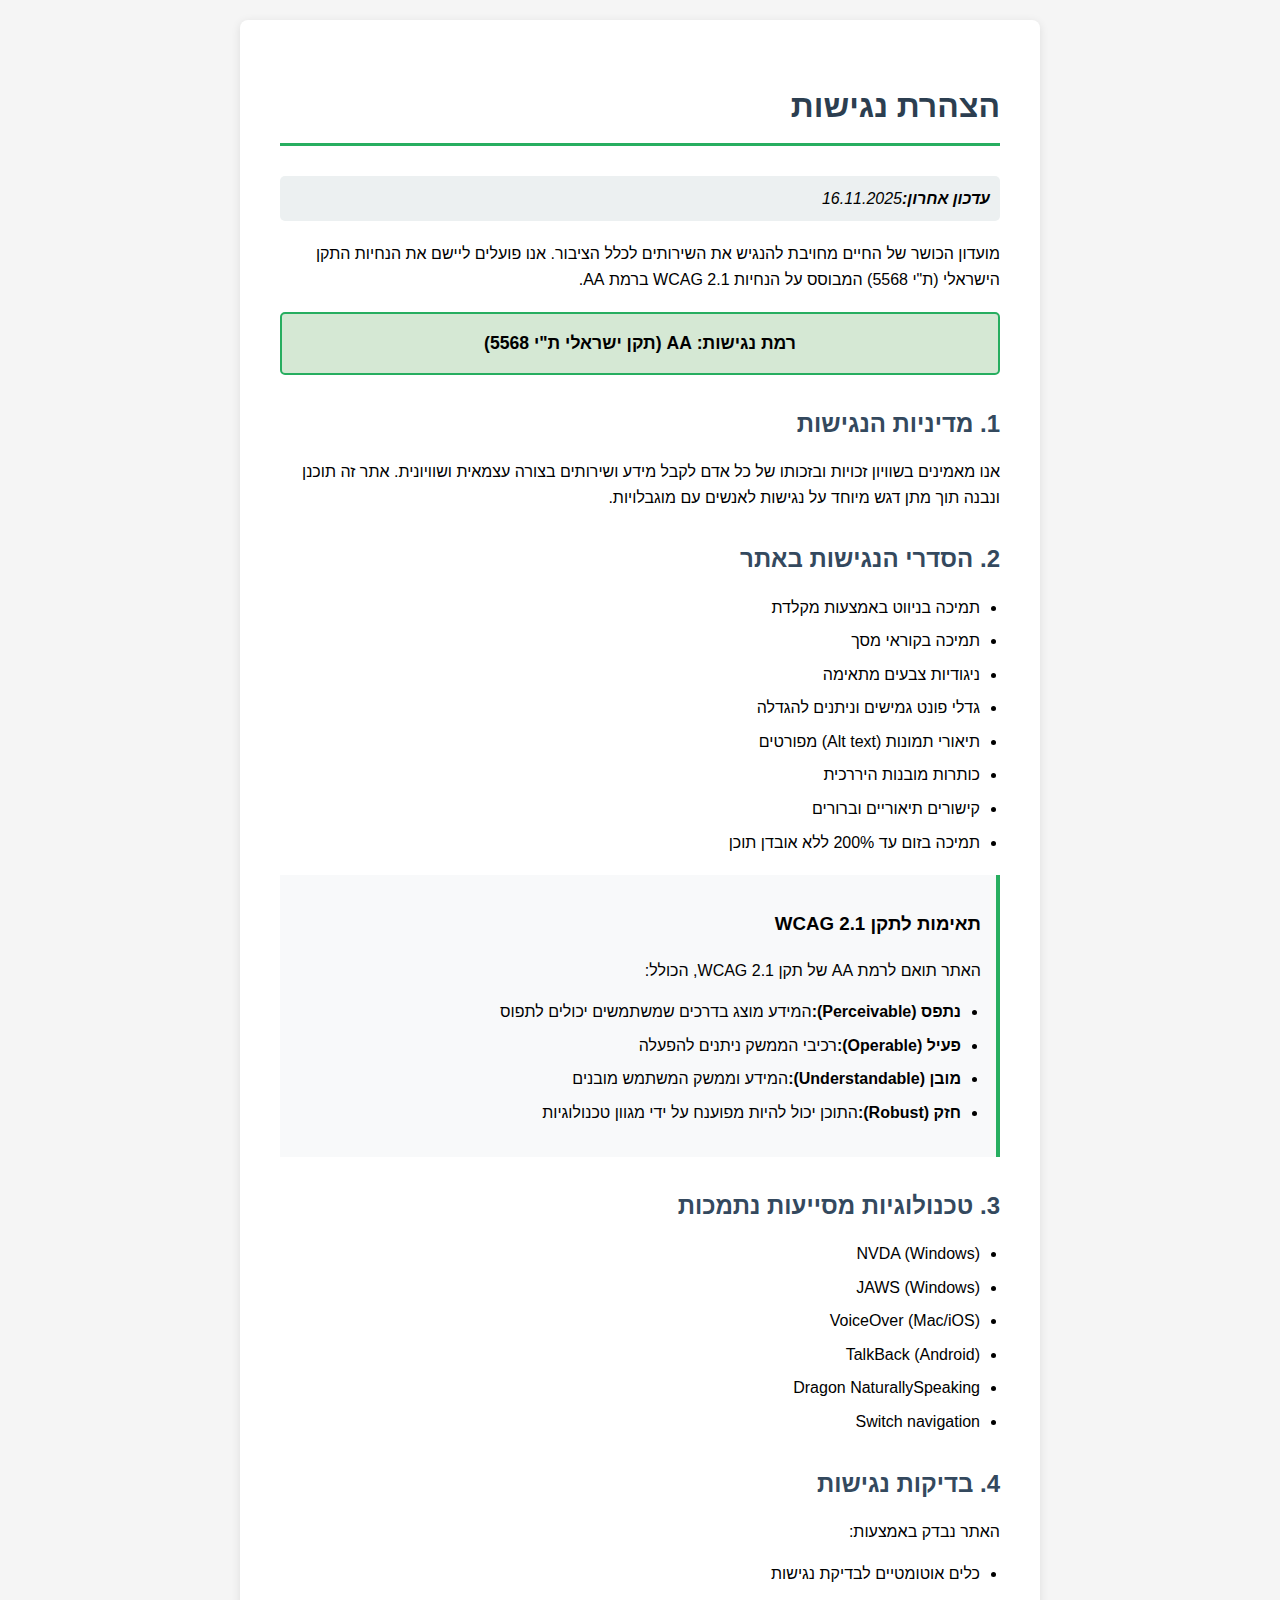
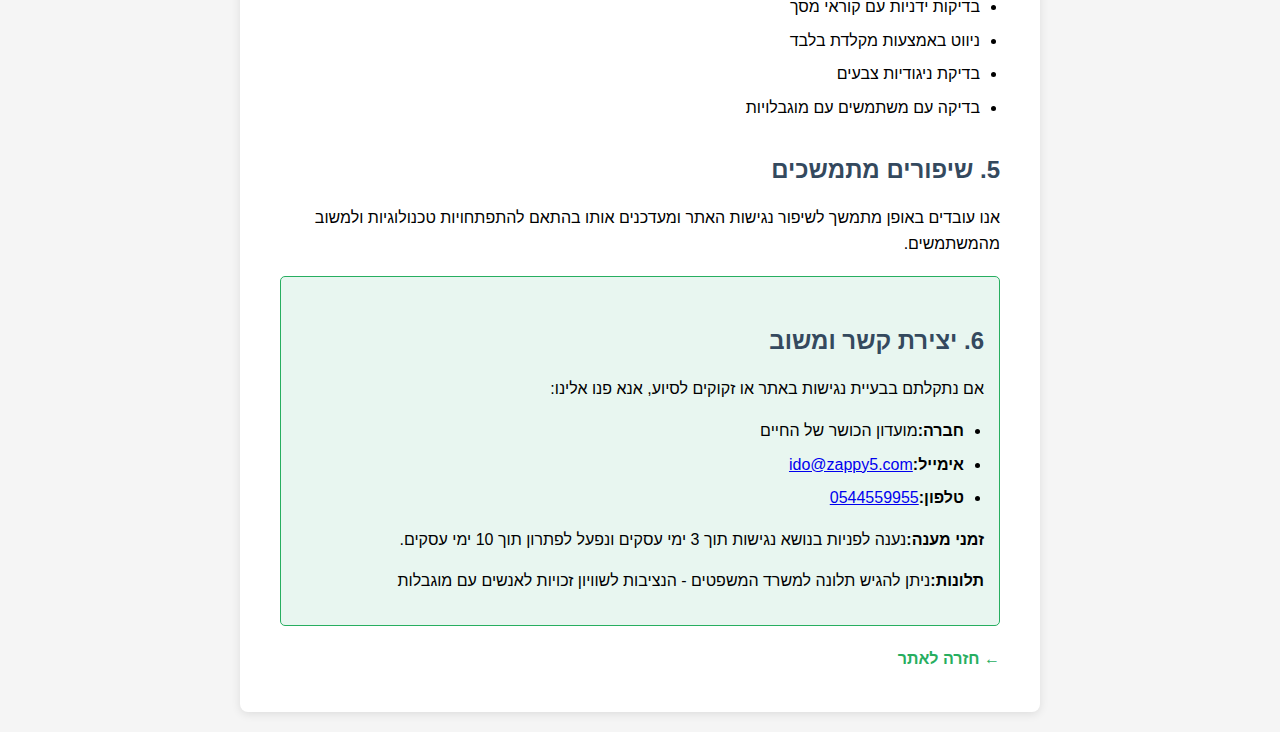
<file: public/accessibility.html>
<!doctype html><html dir="rtl" lang="he"><head><meta charset="UTF-8"><meta content="width=device-width,initial-scale=1" name="viewport"><title>הצהרת נגישות - מועדון הכושר של החיים</title><style>body{font-family:'Segoe UI',Tahoma,Geneva,Verdana,sans-serif;line-height:1.6;max-width:800px;margin:0 auto;padding:20px;background-color:#f5f5f5;direction:rtl}.container{background:#fff;padding:40px;border-radius:8px;box-shadow:0 2px 10px rgba(0,0,0,.1)}h1{color:#2c3e50;border-bottom:3px solid #27ae60;padding-bottom:10px;margin-bottom:30px}h2{color:#34495e;margin-top:30px;margin-bottom:15px}.last-updated{background:#ecf0f1;padding:10px;border-radius:5px;margin-bottom:20px;font-style:italic}.contact-info{background:#e8f6f0;border:1px solid #27ae60;padding:15px;border-radius:5px;margin-top:20px}.compliance-level{background:#d5e8d4;border:2px solid #27ae60;padding:15px;border-radius:5px;margin:20px 0;text-align:center;font-weight:700;font-size:1.1em}ul{padding-right:20px}li{margin-bottom:8px}.back-link{display:inline-block;margin-top:20px;color:#27ae60;text-decoration:none;font-weight:700}.back-link:hover{text-decoration:underline}.wcag-info{background:#f8f9fa;border-right:4px solid #27ae60;padding:15px;margin:20px 0}</style></head><body><div class="container"><h1>הצהרת נגישות</h1><div class="last-updated"><strong>עדכון אחרון:</strong>16.11.2025</div><p>מועדון הכושר של החיים מחויבת להנגיש את השירותים לכלל הציבור. אנו פועלים ליישם את הנחיות התקן הישראלי (ת"י 5568) המבוסס על הנחיות WCAG 2.1 ברמת AA.</p><div class="compliance-level">רמת נגישות: AA (תקן ישראלי ת"י 5568)</div><h2>1. מדיניות הנגישות</h2><p>אנו מאמינים בשוויון זכויות ובזכותו של כל אדם לקבל מידע ושירותים בצורה עצמאית ושוויונית. אתר זה תוכנן ונבנה תוך מתן דגש מיוחד על נגישות לאנשים עם מוגבלויות.</p><h2>2. הסדרי הנגישות באתר</h2><ul><li>תמיכה בניווט באמצעות מקלדת</li><li>תמיכה בקוראי מסך</li><li>ניגודיות צבעים מתאימה</li><li>גדלי פונט גמישים וניתנים להגדלה</li><li>תיאורי תמונות (Alt text) מפורטים</li><li>כותרות מובנות היררכית</li><li>קישורים תיאוריים וברורים</li><li>תמיכה בזום עד 200% ללא אובדן תוכן</li></ul><div class="wcag-info"><h3>תאימות לתקן WCAG 2.1</h3><p>האתר תואם לרמת AA של תקן WCAG 2.1, הכולל:</p><ul><li><strong>נתפס (Perceivable):</strong>המידע מוצג בדרכים שמשתמשים יכולים לתפוס</li><li><strong>פעיל (Operable):</strong>רכיבי הממשק ניתנים להפעלה</li><li><strong>מובן (Understandable):</strong>המידע וממשק המשתמש מובנים</li><li><strong>חזק (Robust):</strong>התוכן יכול להיות מפוענח על ידי מגוון טכנולוגיות</li></ul></div><h2>3. טכנולוגיות מסייעות נתמכות</h2><ul><li>NVDA (Windows)</li><li>JAWS (Windows)</li><li>VoiceOver (Mac/iOS)</li><li>TalkBack (Android)</li><li>Dragon NaturallySpeaking</li><li>Switch navigation</li></ul><h2>4. בדיקות נגישות</h2><p>האתר נבדק באמצעות:</p><ul><li>כלים אוטומטיים לבדיקת נגישות</li><li>בדיקות ידניות עם קוראי מסך</li><li>ניווט באמצעות מקלדת בלבד</li><li>בדיקת ניגודיות צבעים</li><li>בדיקה עם משתמשים עם מוגבלויות</li></ul><h2>5. שיפורים מתמשכים</h2><p>אנו עובדים באופן מתמשך לשיפור נגישות האתר ומעדכנים אותו בהתאם להתפתחויות טכנולוגיות ולמשוב מהמשתמשים.</p><div class="contact-info"><h2>6. יצירת קשר ומשוב</h2><p>אם נתקלתם בבעיית נגישות באתר או זקוקים לסיוע, אנא פנו אלינו:</p><ul><li><strong>חברה:</strong>מועדון הכושר של החיים</li><li><strong>אימייל:</strong><a href="mailto:ido@zappy5.com">ido@zappy5.com</a></li><li><strong>טלפון:</strong><a href="tel:0544559955">0544559955</a></li></ul><p><strong>זמני מענה:</strong>נענה לפניות בנושא נגישות תוך 3 ימי עסקים ונפעל לפתרון תוך 10 ימי עסקים.</p><p><strong>תלונות:</strong>ניתן להגיש תלונה למשרד המשפטים - הנציבות לשוויון זכויות לאנשים עם מוגבלות</p></div><a href="/" class="back-link">← חזרה לאתר</a></div></body></html>
</file>
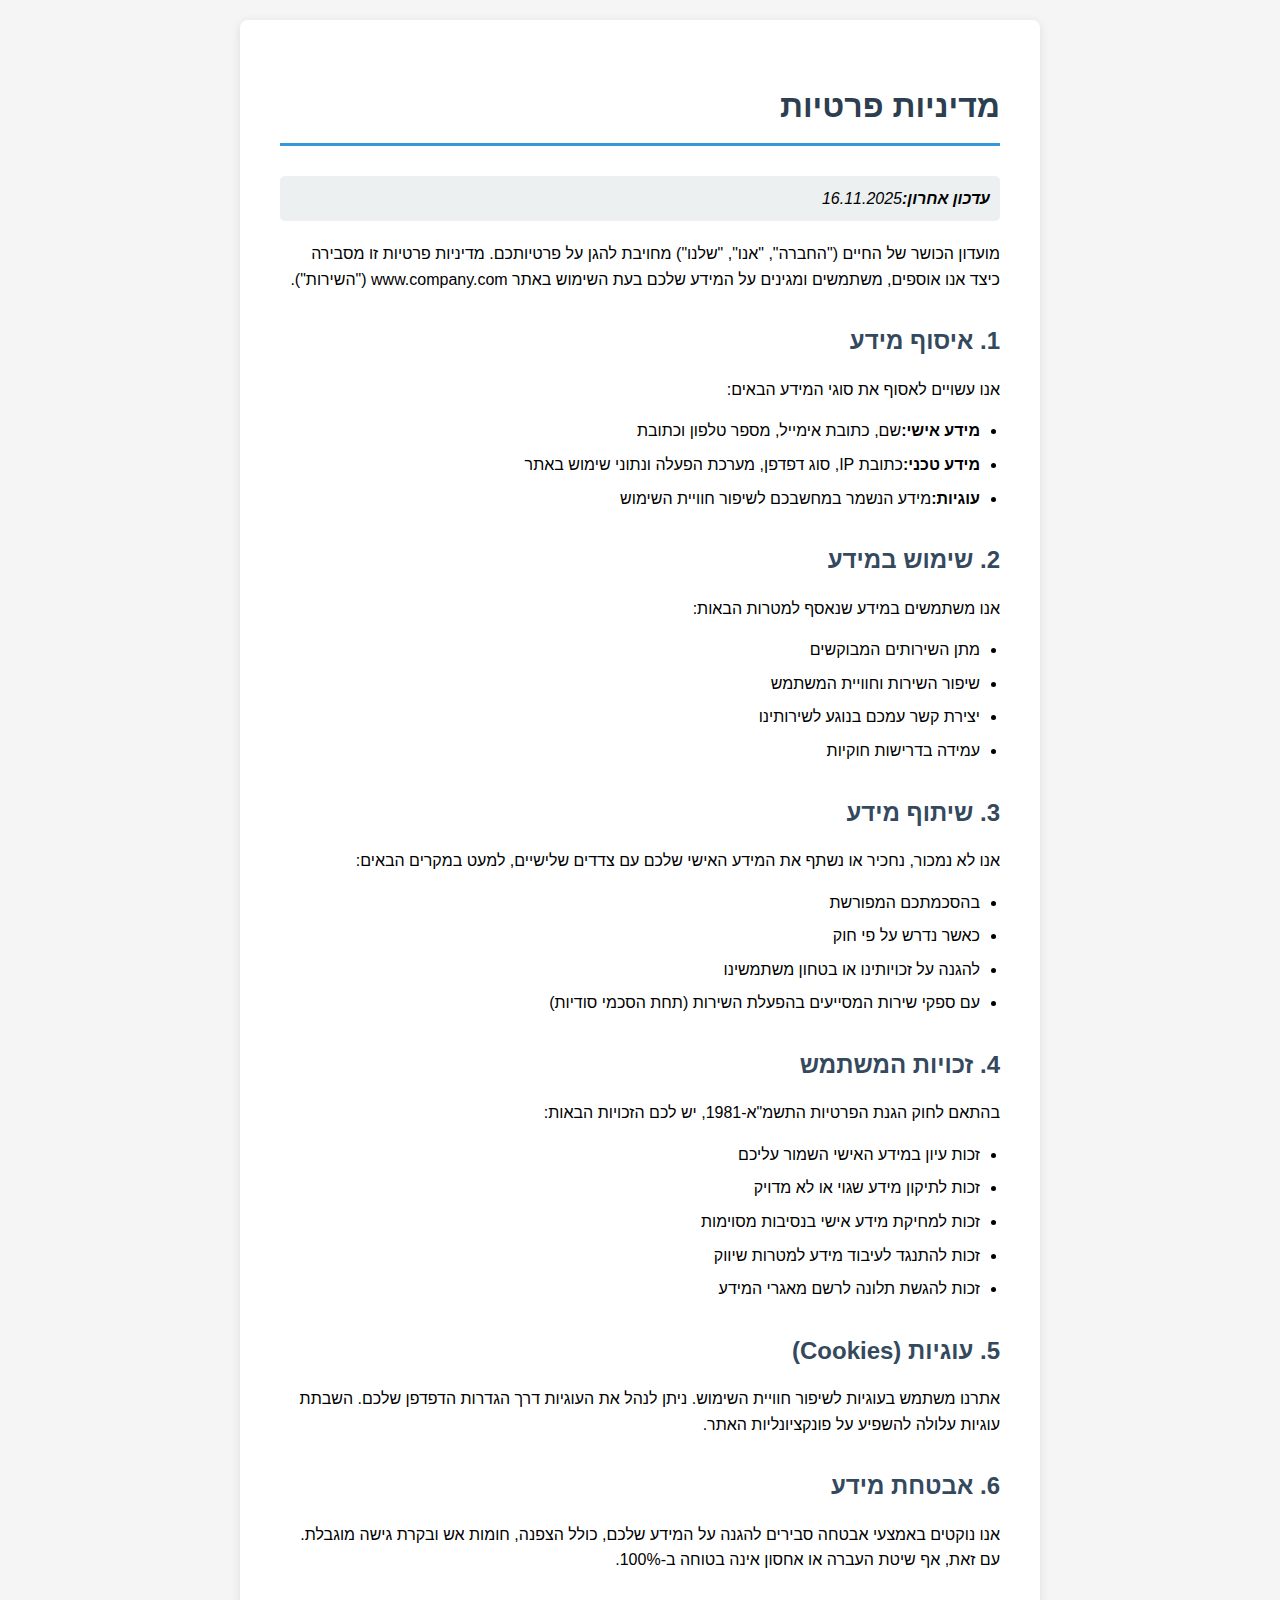
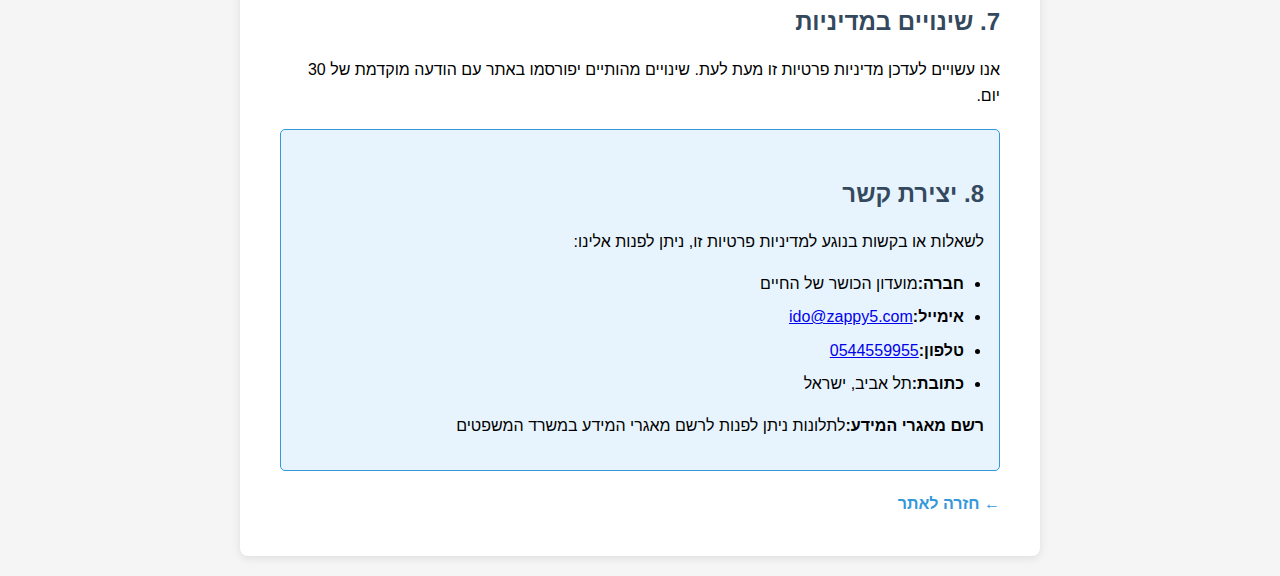
<file: public/privacy.html>
<!doctype html><html dir="rtl" lang="he"><head><meta charset="UTF-8"><meta content="width=device-width,initial-scale=1" name="viewport"><title>מדיניות פרטיות - מועדון הכושר של החיים</title><style>body{font-family:'Segoe UI',Tahoma,Geneva,Verdana,sans-serif;line-height:1.6;max-width:800px;margin:0 auto;padding:20px;background-color:#f5f5f5;direction:rtl}.container{background:#fff;padding:40px;border-radius:8px;box-shadow:0 2px 10px rgba(0,0,0,.1)}h1{color:#2c3e50;border-bottom:3px solid #3498db;padding-bottom:10px;margin-bottom:30px}h2{color:#34495e;margin-top:30px;margin-bottom:15px}.last-updated{background:#ecf0f1;padding:10px;border-radius:5px;margin-bottom:20px;font-style:italic}.contact-info{background:#e8f4fd;border:1px solid #3498db;padding:15px;border-radius:5px;margin-top:20px}ul{padding-right:20px}li{margin-bottom:8px}.back-link{display:inline-block;margin-top:20px;color:#3498db;text-decoration:none;font-weight:700}.back-link:hover{text-decoration:underline}</style></head><body><div class="container"><h1>מדיניות פרטיות</h1><div class="last-updated"><strong>עדכון אחרון:</strong>16.11.2025</div><p>מועדון הכושר של החיים ("החברה", "אנו", "שלנו") מחויבת להגן על פרטיותכם. מדיניות פרטיות זו מסבירה כיצד אנו אוספים, משתמשים ומגינים על המידע שלכם בעת השימוש באתר www.company.com ("השירות").</p><h2>1. איסוף מידע</h2><p>אנו עשויים לאסוף את סוגי המידע הבאים:</p><ul><li><strong>מידע אישי:</strong>שם, כתובת אימייל, מספר טלפון וכתובת</li><li><strong>מידע טכני:</strong>כתובת IP, סוג דפדפן, מערכת הפעלה ונתוני שימוש באתר</li><li><strong>עוגיות:</strong>מידע הנשמר במחשבכם לשיפור חוויית השימוש</li></ul><h2>2. שימוש במידע</h2><p>אנו משתמשים במידע שנאסף למטרות הבאות:</p><ul><li>מתן השירותים המבוקשים</li><li>שיפור השירות וחוויית המשתמש</li><li>יצירת קשר עמכם בנוגע לשירותינו</li><li>עמידה בדרישות חוקיות</li></ul><h2>3. שיתוף מידע</h2><p>אנו לא נמכור, נחכיר או נשתף את המידע האישי שלכם עם צדדים שלישיים, למעט במקרים הבאים:</p><ul><li>בהסכמתכם המפורשת</li><li>כאשר נדרש על פי חוק</li><li>להגנה על זכויותינו או בטחון משתמשינו</li><li>עם ספקי שירות המסייעים בהפעלת השירות (תחת הסכמי סודיות)</li></ul><h2>4. זכויות המשתמש</h2><p>בהתאם לחוק הגנת הפרטיות התשמ"א-1981, יש לכם הזכויות הבאות:</p><ul><li>זכות עיון במידע האישי השמור עליכם</li><li>זכות לתיקון מידע שגוי או לא מדויק</li><li>זכות למחיקת מידע אישי בנסיבות מסוימות</li><li>זכות להתנגד לעיבוד מידע למטרות שיווק</li><li>זכות להגשת תלונה לרשם מאגרי המידע</li></ul><h2>5. עוגיות (Cookies)</h2><p>אתרנו משתמש בעוגיות לשיפור חוויית השימוש. ניתן לנהל את העוגיות דרך הגדרות הדפדפן שלכם. השבתת עוגיות עלולה להשפיע על פונקציונליות האתר.</p><h2>6. אבטחת מידע</h2><p>אנו נוקטים באמצעי אבטחה סבירים להגנה על המידע שלכם, כולל הצפנה, חומות אש ובקרת גישה מוגבלת. עם זאת, אף שיטת העברה או אחסון אינה בטוחה ב-100%.</p><h2>7. שינויים במדיניות</h2><p>אנו עשויים לעדכן מדיניות פרטיות זו מעת לעת. שינויים מהותיים יפורסמו באתר עם הודעה מוקדמת של 30 יום.</p><div class="contact-info"><h2>8. יצירת קשר</h2><p>לשאלות או בקשות בנוגע למדיניות פרטיות זו, ניתן לפנות אלינו:</p><ul><li><strong>חברה:</strong>מועדון הכושר של החיים</li><li><strong>אימייל:</strong><a href="mailto:ido@zappy5.com">ido@zappy5.com</a></li><li><strong>טלפון:</strong><a href="tel:0544559955">0544559955</a></li><li><strong>כתובת:</strong>תל אביב, ישראל</li></ul><p><strong>רשם מאגרי המידע:</strong>לתלונות ניתן לפנות לרשם מאגרי המידע במשרד המשפטים</p></div><a href="/" class="back-link">← חזרה לאתר</a></div></body></html>
</file>
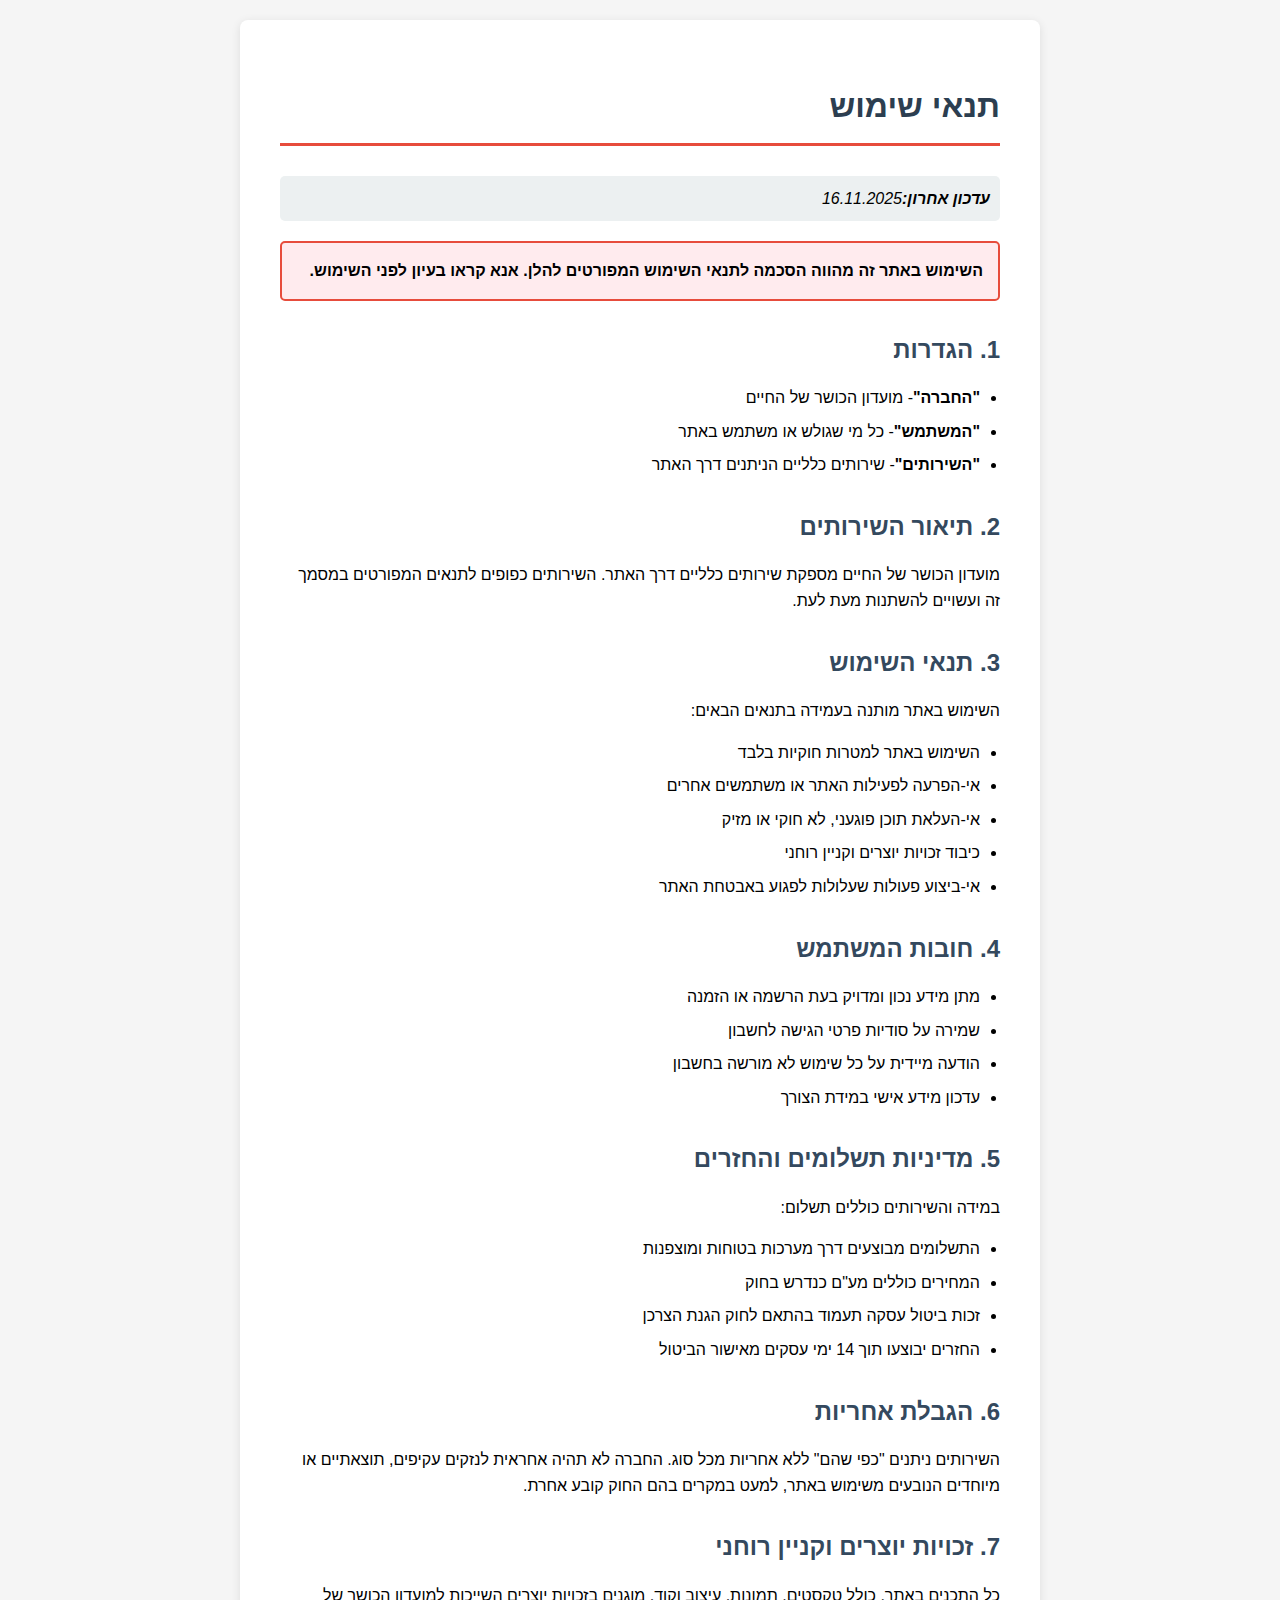
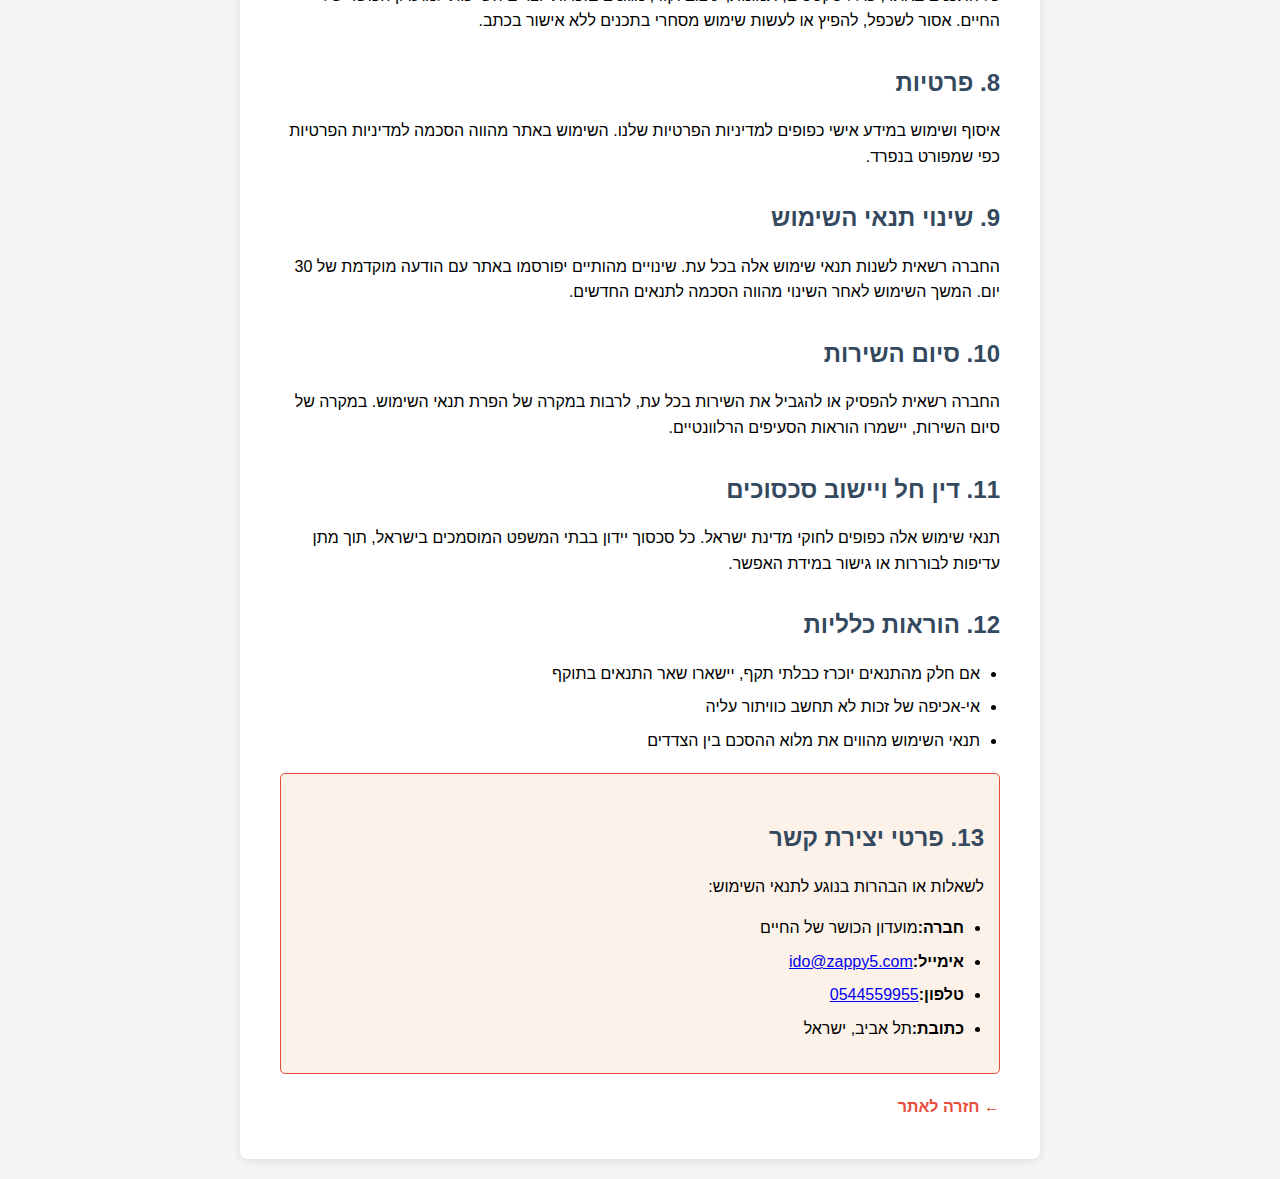
<file: public/terms.html>
<!doctype html><html dir="rtl" lang="he"><head><meta charset="UTF-8"><meta content="width=device-width,initial-scale=1" name="viewport"><title>תנאי שימוש - מועדון הכושר של החיים</title><style>body{font-family:'Segoe UI',Tahoma,Geneva,Verdana,sans-serif;line-height:1.6;max-width:800px;margin:0 auto;padding:20px;background-color:#f5f5f5;direction:rtl}.container{background:#fff;padding:40px;border-radius:8px;box-shadow:0 2px 10px rgba(0,0,0,.1)}h1{color:#2c3e50;border-bottom:3px solid #e74c3c;padding-bottom:10px;margin-bottom:30px}h2{color:#34495e;margin-top:30px;margin-bottom:15px}.last-updated{background:#ecf0f1;padding:10px;border-radius:5px;margin-bottom:20px;font-style:italic}.contact-info{background:#fdf2e9;border:1px solid #e74c3c;padding:15px;border-radius:5px;margin-top:20px}.important-notice{background:#ffebee;border:2px solid #e74c3c;padding:15px;border-radius:5px;margin:20px 0;font-weight:700}ul{padding-right:20px}li{margin-bottom:8px}.back-link{display:inline-block;margin-top:20px;color:#e74c3c;text-decoration:none;font-weight:700}.back-link:hover{text-decoration:underline}</style></head><body><div class="container"><h1>תנאי שימוש</h1><div class="last-updated"><strong>עדכון אחרון:</strong>16.11.2025</div><div class="important-notice">השימוש באתר זה מהווה הסכמה לתנאי השימוש המפורטים להלן. אנא קראו בעיון לפני השימוש.</div><h2>1. הגדרות</h2><ul><li><strong>"החברה"</strong>- מועדון הכושר של החיים</li><li><strong>"המשתמש"</strong>- כל מי שגולש או משתמש באתר</li><li><strong>"השירותים"</strong>- שירותים כלליים הניתנים דרך האתר</li></ul><h2>2. תיאור השירותים</h2><p>מועדון הכושר של החיים מספקת שירותים כלליים דרך האתר. השירותים כפופים לתנאים המפורטים במסמך זה ועשויים להשתנות מעת לעת.</p><h2>3. תנאי השימוש</h2><p>השימוש באתר מותנה בעמידה בתנאים הבאים:</p><ul><li>השימוש באתר למטרות חוקיות בלבד</li><li>אי-הפרעה לפעילות האתר או משתמשים אחרים</li><li>אי-העלאת תוכן פוגעני, לא חוקי או מזיק</li><li>כיבוד זכויות יוצרים וקניין רוחני</li><li>אי-ביצוע פעולות שעלולות לפגוע באבטחת האתר</li></ul><h2>4. חובות המשתמש</h2><ul><li>מתן מידע נכון ומדויק בעת הרשמה או הזמנה</li><li>שמירה על סודיות פרטי הגישה לחשבון</li><li>הודעה מיידית על כל שימוש לא מורשה בחשבון</li><li>עדכון מידע אישי במידת הצורך</li></ul><h2>5. מדיניות תשלומים והחזרים</h2><p>במידה והשירותים כוללים תשלום:</p><ul><li>התשלומים מבוצעים דרך מערכות בטוחות ומוצפנות</li><li>המחירים כוללים מע"ם כנדרש בחוק</li><li>זכות ביטול עסקה תעמוד בהתאם לחוק הגנת הצרכן</li><li>החזרים יבוצעו תוך 14 ימי עסקים מאישור הביטול</li></ul><h2>6. הגבלת אחריות</h2><p>השירותים ניתנים "כפי שהם" ללא אחריות מכל סוג. החברה לא תהיה אחראית לנזקים עקיפים, תוצאתיים או מיוחדים הנובעים משימוש באתר, למעט במקרים בהם החוק קובע אחרת.</p><h2>7. זכויות יוצרים וקניין רוחני</h2><p>כל התכנים באתר, כולל טקסטים, תמונות, עיצוב וקוד, מוגנים בזכויות יוצרים השייכות למועדון הכושר של החיים. אסור לשכפל, להפיץ או לעשות שימוש מסחרי בתכנים ללא אישור בכתב.</p><h2>8. פרטיות</h2><p>איסוף ושימוש במידע אישי כפופים למדיניות הפרטיות שלנו. השימוש באתר מהווה הסכמה למדיניות הפרטיות כפי שמפורט בנפרד.</p><h2>9. שינוי תנאי השימוש</h2><p>החברה רשאית לשנות תנאי שימוש אלה בכל עת. שינויים מהותיים יפורסמו באתר עם הודעה מוקדמת של 30 יום. המשך השימוש לאחר השינוי מהווה הסכמה לתנאים החדשים.</p><h2>10. סיום השירות</h2><p>החברה רשאית להפסיק או להגביל את השירות בכל עת, לרבות במקרה של הפרת תנאי השימוש. במקרה של סיום השירות, יישמרו הוראות הסעיפים הרלוונטיים.</p><h2>11. דין חל ויישוב סכסוכים</h2><p>תנאי שימוש אלה כפופים לחוקי מדינת ישראל. כל סכסוך יידון בבתי המשפט המוסמכים בישראל, תוך מתן עדיפות לבוררות או גישור במידת האפשר.</p><h2>12. הוראות כלליות</h2><ul><li>אם חלק מהתנאים יוכרז כבלתי תקף, יישארו שאר התנאים בתוקף</li><li>אי-אכיפה של זכות לא תחשב כוויתור עליה</li><li>תנאי השימוש מהווים את מלוא ההסכם בין הצדדים</li></ul><div class="contact-info"><h2>13. פרטי יצירת קשר</h2><p>לשאלות או הבהרות בנוגע לתנאי השימוש:</p><ul><li><strong>חברה:</strong>מועדון הכושר של החיים</li><li><strong>אימייל:</strong><a href="mailto:ido@zappy5.com">ido@zappy5.com</a></li><li><strong>טלפון:</strong><a href="tel:0544559955">0544559955</a></li><li><strong>כתובת:</strong>תל אביב, ישראל</li></ul></div><a href="/" class="back-link">← חזרה לאתר</a></div></body></html>
</file>
